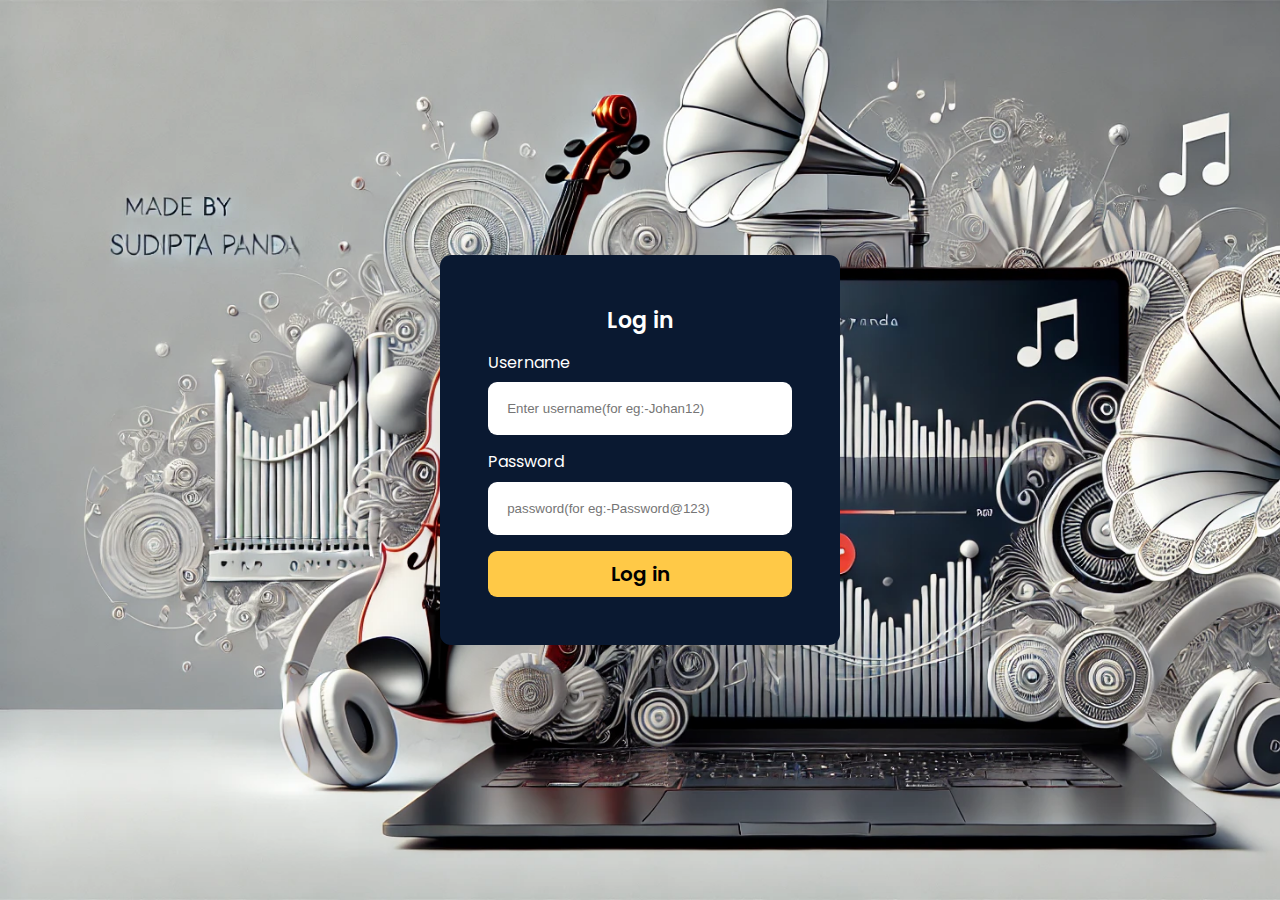
<file: index.html>
<!DOCTYPE html>
<html lang="en">
<head>
    <meta charset="UTF-8">
    <meta http-equiv="X-UA-Compatible" content="IE=edge">
    <meta name="viewport" content="width=device-width, initial-scale=1.0">
    <title>Music-kala | Login</title>
    <link rel="stylesheet" href="assets/css/login.css">
    <link rel="icon" type="image/x-icon" href="music-player/images/favicon.ico">
</head>
<body>
    <div class="container">
        <h2 class="login-title">Log in</h2>
    
        <form action="#" method="post" name="authentication" class="login-form" id="authentication" onsubmit="return Verify()">
        
            <div>
                <label for="username">Username</label>
                <input
                    id="username"
                    type="text"
                    placeholder="Enter username(for eg:-Johan12)"
                    name="username"
                    required
                    />
            </div>
        
            <div>
                <label for="password">Password </label>
                <input
                    id="password"
                    type="password"
                    placeholder="password(for eg:-Password@123)"
                    name="password"
                    required
                    />
            </div>
    
            <button class="btn btn--form" type="submit" value="Log in">
                Log in
            </button>
        </form>
    </div>
    <script>
        //Submit Button
        function Verify() {
            var userRef = "admin";
            var passRef = "admin";

            var user = document.getElementById("username").value;
            var pass = document.getElementById("password").value;
            
            if (user === userRef && pass === passRef) {
                alert("Welcome to Music-kala World of Music!");
                window.location.href = "home.html";
                return false;
            } else {
                alert("Incorrect username or password!");
                return false;
            }
        };
    </script>
</body>
</html>

<!----====== Guided By =====--->
<!-- By Dr. Prakash Pathak Sir---->

<!--===== CODE BY =======-->
<!-- Sudipta Panda -->

<!-- Design By -->
<!-- Harshit Choudhry-->
</file>
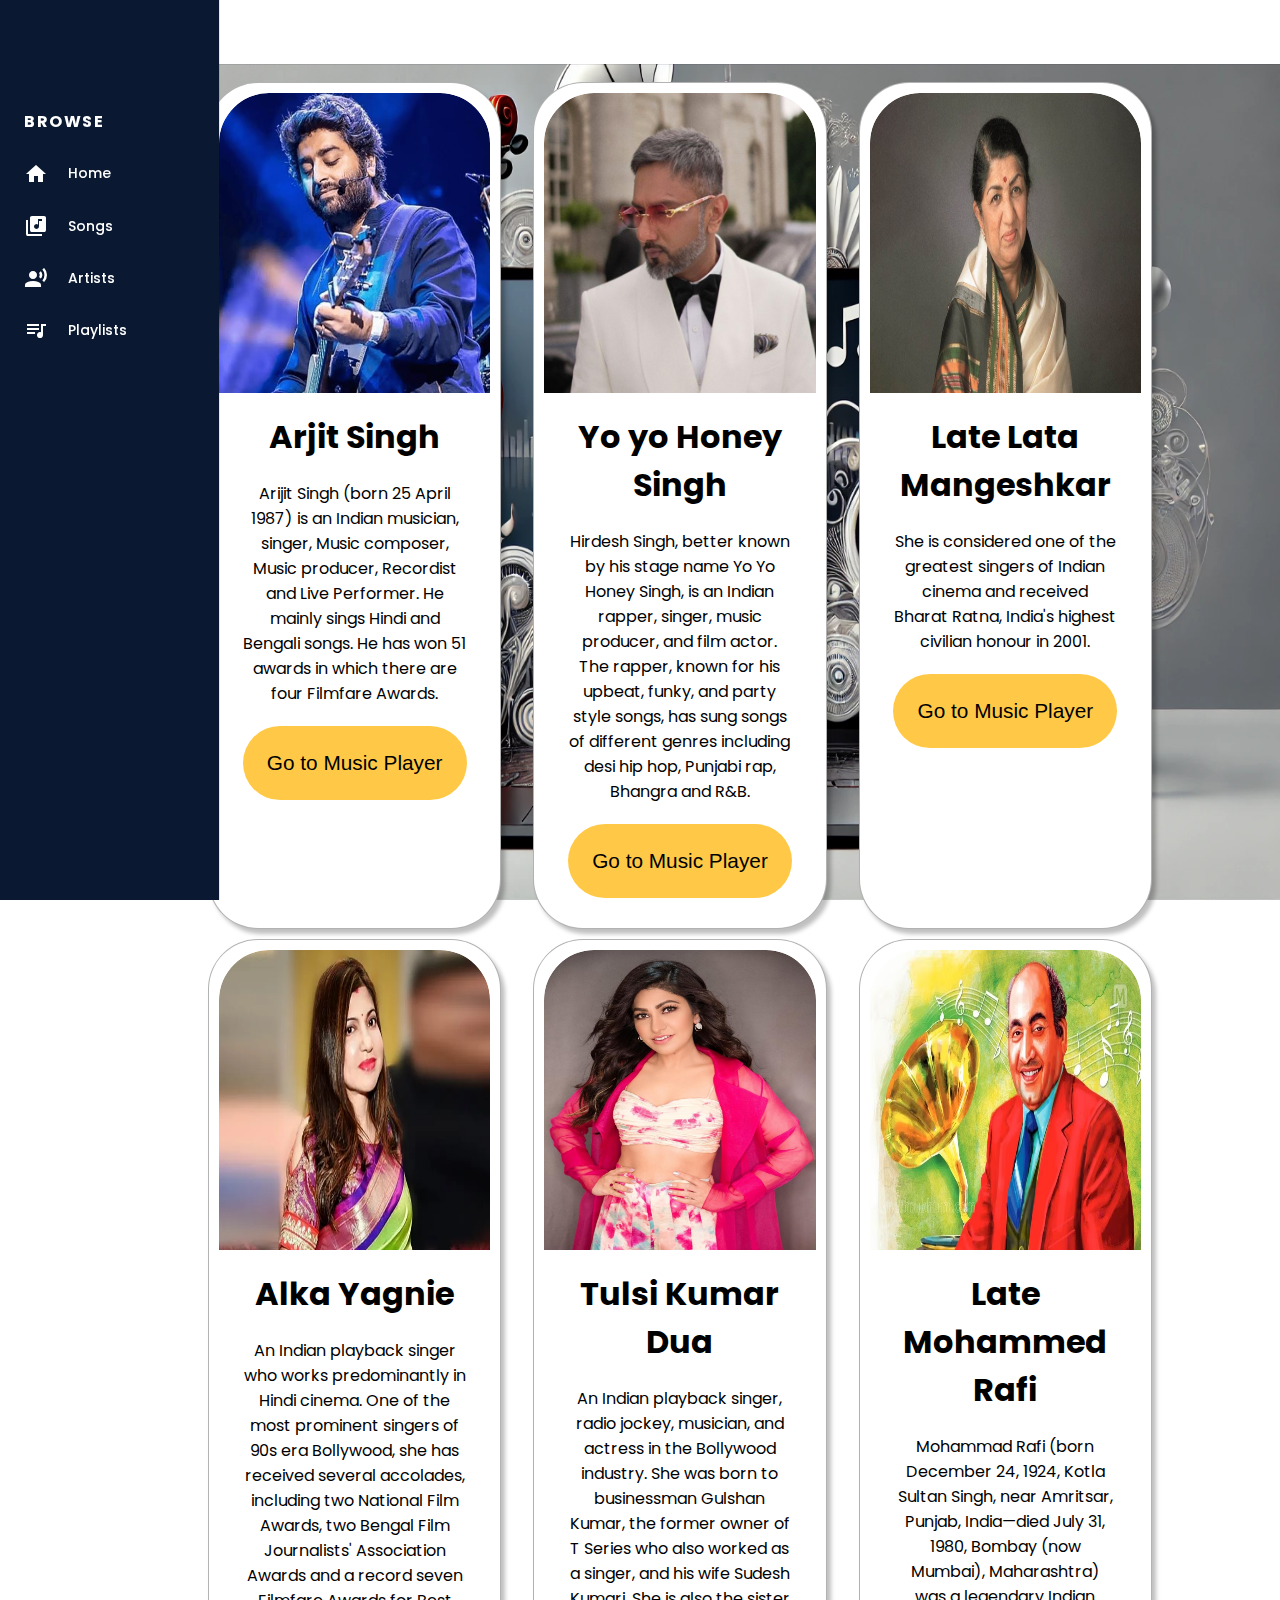
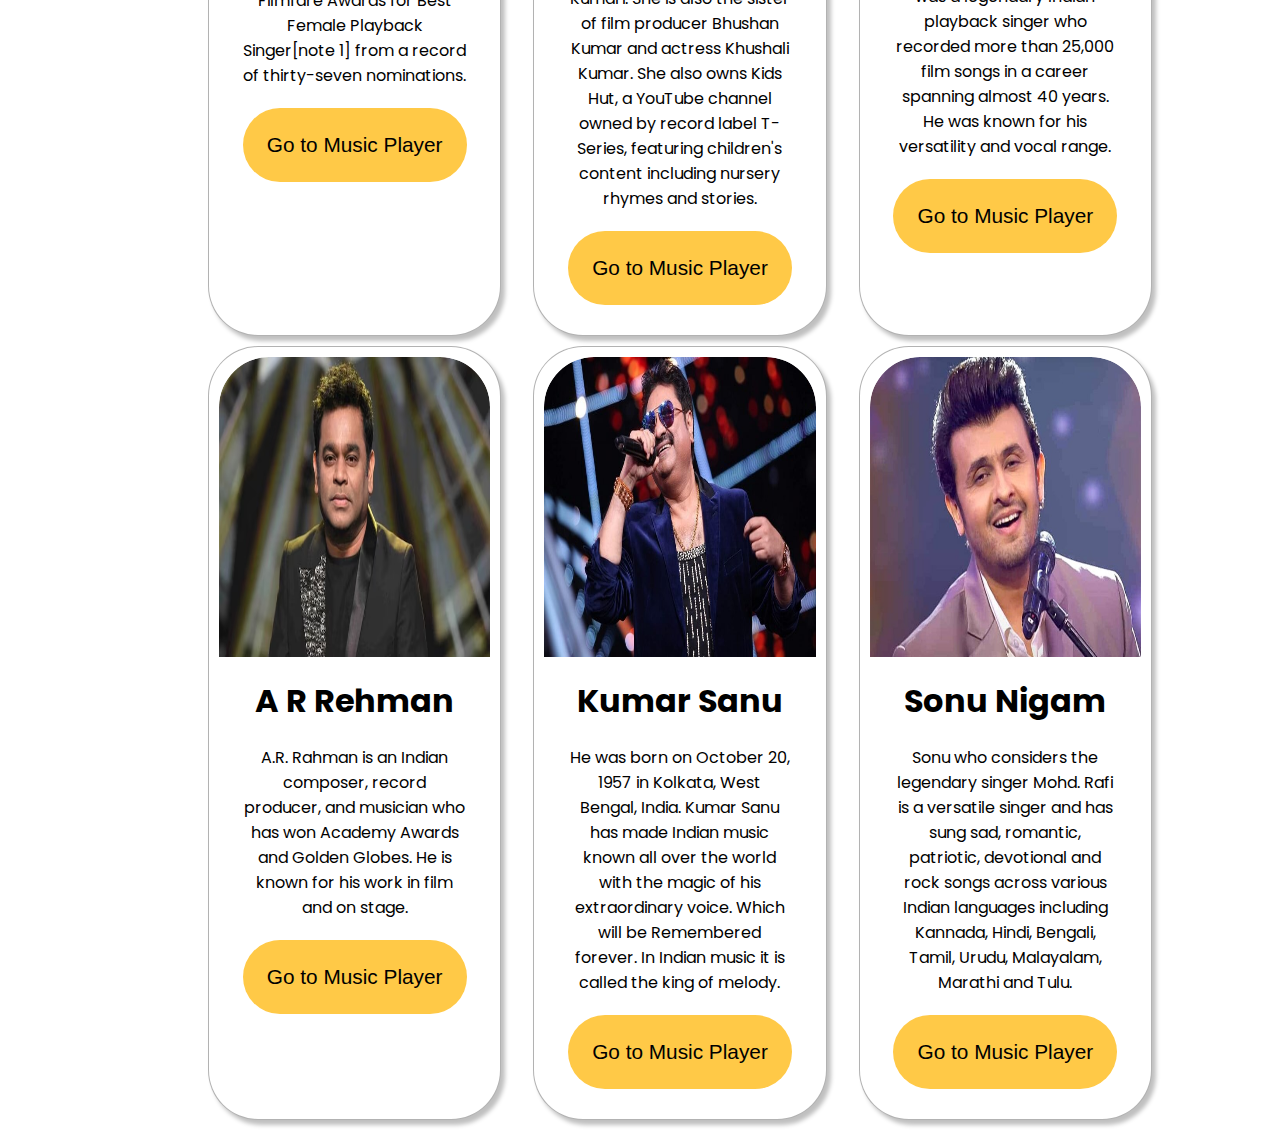
<file: artist.html>
<!DOCTYPE html>
    <html lang="en">
    <head>
        <meta charset="UTF-8">
        <meta name="viewport" content="width=device-width, initial-scale=1.0">
        <link rel="stylesheet" href="https://fonts.googleapis.com/icon?family=Material+Icons">
        <link rel="stylesheet" href="assets/css/styles.css">

        <title> Music-Kala | Artists</title>
        <link rel="icon" type="image/x-icon" href="music-player/images/favicon.ico">
    </head>
    <body>
        <header class="header">
            <div class="header__container">
                <a href="#" class="header__logo">Artists</a>
                <div class="header__toggle">
                    <i class="material-icons" id="header-toggle">menu</i>
                </div>
            </div>
        </header>

        <div class="nav" id="navbar">
            <nav class="nav__container">
                <div>
                    <a href="#" class="nav__link nav__logo">
                        <i class="material-icons">play_circle</i> &nbsp;&nbsp;&nbsp;
                        <span class="nav__logo-name"> Music-Kala</span>
                    </a>
    
                    <div class="nav__list">
                        <div class="nav__items">
                            <h3 class="nav__subtitle">Browse</h3>
    
                            <a href="home.html" class="nav__link active">
                                <i class="material-icons">home</i> &nbsp;&nbsp;&nbsp;&nbsp;&nbsp;
                                <span class="nav__name">Home</span>
                            </a>

                            <a href="song.html" class="nav__link">
                                <i class="material-icons">library_music</i> &nbsp;&nbsp;&nbsp;&nbsp;&nbsp;
                                <span class="nav__name"> Songs</span>
                            </a>
                            <a href="artist.html" class="nav__link">
                                <i class="material-icons">record_voice_over</i> &nbsp;&nbsp;&nbsp;&nbsp;&nbsp;
                                <span class="nav__name"> Artists</span>
                            </a>
                            <a href="playlist.html" class="nav__link">
                                <i class="material-icons">queue_music</i> &nbsp;&nbsp;&nbsp;&nbsp;&nbsp;
                                <span class="nav__name"> Playlists</span>
                            </a>
                        </div>
                    </div>
                </div>
            </nav>
        </div>

        <!--========== CONTENTS ==========-->
        <main>
            <section class="ui-cards">
                <div class="cards">
                    <div class="pics">
                        <img src="music-player/images/a1.jpg" alt="" class="songs-images">
                    </div>
                    <h1 class="songs-title">Arjit Singh</h1>
                    <p class="songs-text">Arijit Singh (born 25 April 1987) is an Indian musician, singer, Music composer, Music producer, Recordist and Live Performer. He mainly sings Hindi and Bengali songs. He has won 51 awards in which there are four Filmfare Awards.</p>
                    <div class="buttons">
                        <a href="music-player/index.html">
                            <button class="songs-btn"> Go to Music Player</button>
                        </a>
                    </div>
                </div>
                <div class="cards">
                    <div class="pics">
                        <img src="music-player/images/a4.jpg" alt="" class="songs-images">
                    </div>
                    <h1 class="songs-title">Yo yo Honey Singh</h1>
                    <p class="songs-text">Hirdesh Singh, better known by his stage name Yo Yo Honey Singh, is an Indian rapper, singer, music producer, and film actor. The rapper, known for his upbeat, funky, and party style songs, has sung songs of different genres including desi hip hop, Punjabi rap, Bhangra and R&B.</p>
                    <div class="buttons">
                        <a href="music-player/index.html">
                            <button class="songs-btn"> Go to Music Player</button>
                        </a>
                    </div>
                </div>
                <div class="cards">
                    <div class="pics">
                        <img src="music-player/images/a5.jpg" alt="" class="songs-images">
                    </div>
                    <h1 class="songs-title">Late Lata Mangeshkar</h1>
                    <p class="songs-text">She is considered one of the greatest singers of Indian cinema and received Bharat Ratna, India's highest civilian honour in 2001.</p>
                    <div class="buttons">
                        <a href="music-player/index.html">
                            <button class="songs-btn"> Go to Music Player</button>
                        </a>
                    </div>
                </div> 

                <div class="cards">
                    <div class="pics">
                        <img src="music-player/images/a6.jpg" alt="" class="songs-images">
                    </div>
                    <h1 class="songs-title">Alka Yagnie</h1>
                    <p class="songs-text">An Indian playback singer who works predominantly in Hindi cinema. One of the most prominent singers of 90s era Bollywood, she has received several accolades, including two National Film Awards, two Bengal Film Journalists' Association Awards and a record seven Filmfare Awards for Best Female Playback Singer[note 1] from a record of thirty-seven nominations.</p>
                    <div class="buttons">
                        <a href="music-player/index.html">
                            <button class="songs-btn"> Go to Music Player</button>
                        </a>
                    </div>
                </div>
                <div class="cards">
                    <div class="pics">
                        <img src="music-player/images/a3.jpg" alt="" class="songs-images">
                    </div>
                    <h1 class="songs-title">Tulsi Kumar Dua</h1>
                    <p class="songs-text">An Indian playback singer, radio jockey, musician, and actress in the Bollywood industry. She was born to businessman Gulshan Kumar, the former owner of T Series who also worked as a singer, and his wife Sudesh Kumari. She is also the sister of film producer Bhushan Kumar and actress Khushali Kumar. She also owns Kids Hut, a YouTube channel owned by record label T-Series, featuring children's content including nursery rhymes and stories.</p>
                    <div class="buttons">
                        <a href="music-player/index.html">
                            <button class="songs-btn"> Go to Music Player</button>
                        </a>
                    </div>
                </div>
                <div class="cards">
                    <div class="pics">
                        <img src="music-player/images/a10.jpg" alt="" class="songs-images">
                    </div>
                    <h1 class="songs-title">Late Mohammed Rafi</h1>
                    <p class="songs-text">Mohammad Rafi (born December 24, 1924, Kotla Sultan Singh, near Amritsar, Punjab, India—died July 31, 1980, Bombay (now Mumbai), Maharashtra) was a legendary Indian playback singer who recorded more than 25,000 film songs in a career spanning almost 40 years. He was known for his versatility and vocal range.</p>
                    <div class="buttons">
                        <a href="music-player/index.html">
                            <button class="songs-btn"> Go to Music Player</button>
                        </a>
                    </div>
                </div> 

                <div class="cards">
                    <div class="pics">
                        <img src="music-player/images/a2.jpg" alt="" class="songs-images">
                    </div>
                    <h1 class="songs-title">A R Rehman</h1>
                    <p class="songs-text">A.R. Rahman is an Indian composer, record producer, and musician who has won Academy Awards and Golden Globes. He is known for his work in film and on stage.</p>
                    <div class="buttons">
                        <a href="music-player/index.html">
                            <button class="songs-btn"> Go to Music Player</button>
                        </a>
                    </div>
                </div>
                <div class="cards">
                    <div class="pics">
                        <img src="music-player/images/a7.jpg" alt="" class="songs-images">
                    </div>
                    <h1 class="songs-title">Kumar Sanu</h1>
                    <p class="songs-text">He was born on October 20, 1957 in Kolkata, West Bengal, India. Kumar Sanu has made Indian music known all over the world with the magic of his extraordinary voice. Which will be Remembered forever. In Indian music it is called the king of melody.</p>
                    <div class="buttons">
                        <a href="music-player/index.html">
                            <button class="songs-btn"> Go to Music Player</button>
                        </a>
                    </div>
                </div>
                <div class="cards">
                    <div class="pics">
                        <img src="music-player/images/a8.jpg" alt="" class="songs-images">
                    </div>
                    <h1 class="songs-title">Sonu Nigam</h1>
                    <p class="songs-text">Sonu who considers the legendary singer Mohd. Rafi is a versatile singer and has sung sad, romantic, patriotic, devotional and rock songs across various Indian languages including Kannada, Hindi, Bengali, Tamil, Urudu, Malayalam, Marathi and Tulu.</p>
                    <div class="buttons">
                        <a href="music-player/index.html">
                            <button class="songs-btn"> Go to Music Player</button>
                        </a>
                    </div>
                </div> 
                <br/>
            </section>
        </main>

        <!--========== MAIN JS ==========-->
        <script src="assets/js/main.js"></script>
    </body>
</html>

<!----======Guided By =====--->
<!-- By Dr. Prakash Pathak Sir---->

<!--=====CODE BY =======-->
<!-- Sudipta Panda -->

<!-- Design By -->
<!-- Harshit Choudhry-->
</file>
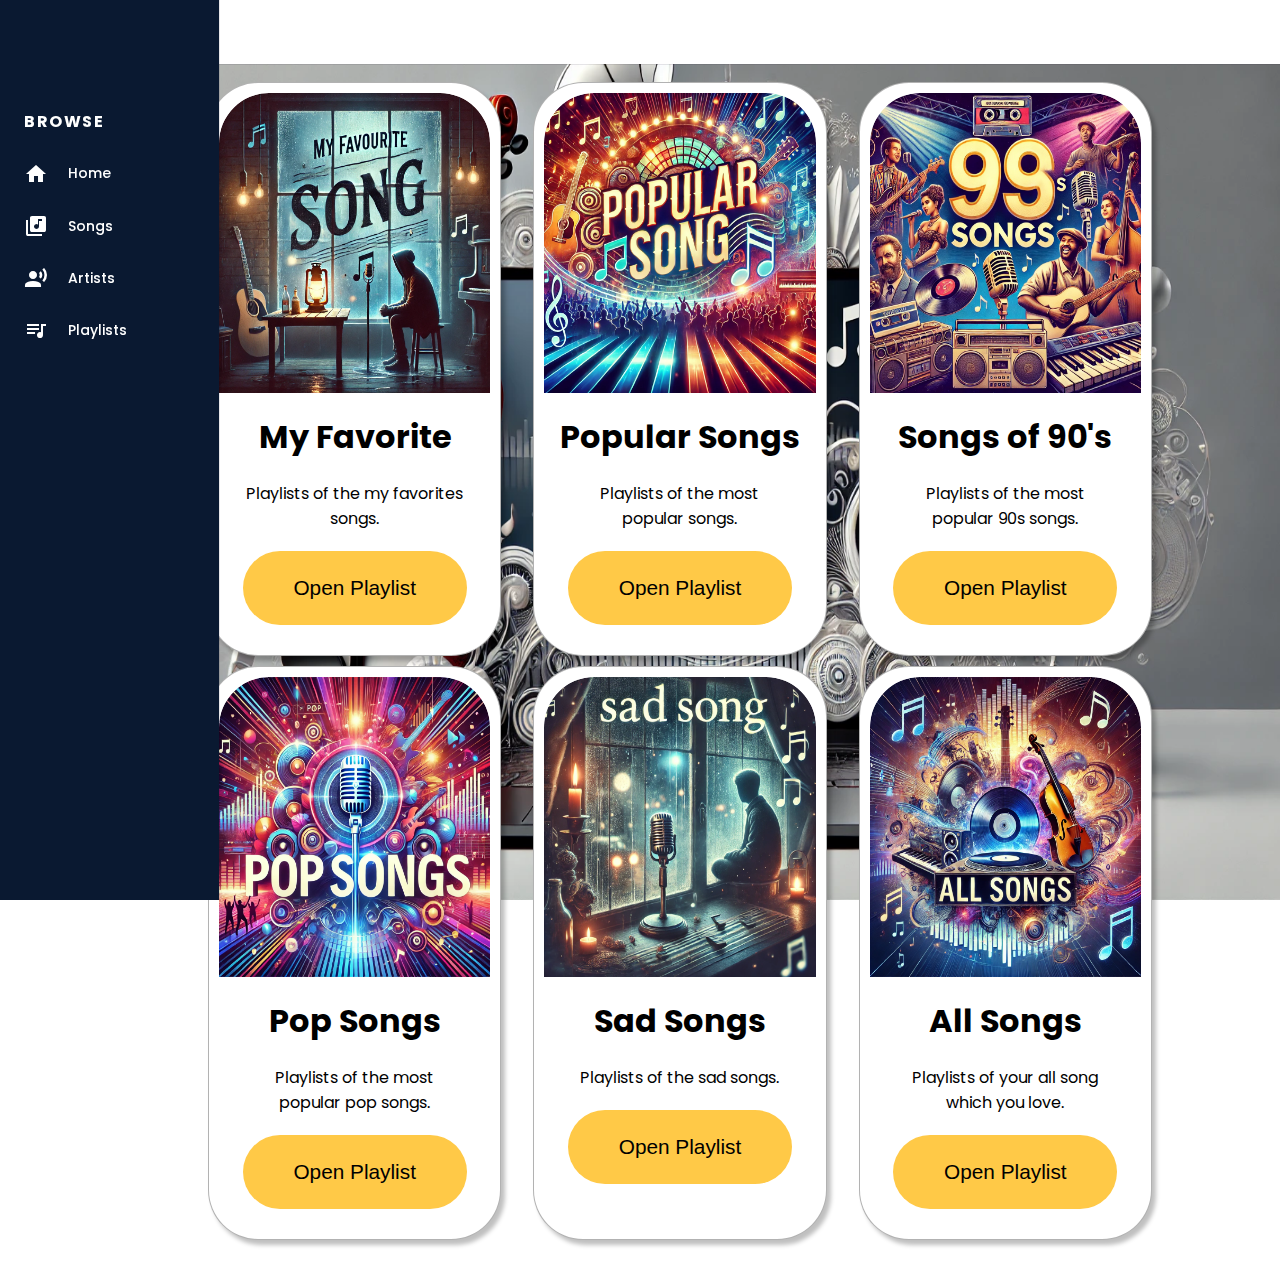
<file: playlist.html>
<!DOCTYPE html>
    <html lang="en">
    <head>
        <meta charset="UTF-8">
        <meta name="viewport" content="width=device-width, initial-scale=1.0">
        <link rel="stylesheet" href="https://fonts.googleapis.com/icon?family=Material+Icons">
        <link rel="stylesheet" href="assets/css/styles.css">

        <title>Music-Kala | Playlist</title>
        <link rel="icon" type="image/x-icon" href="music-player/images/favicon.ico">
    </head>
    <body>
        <header class="header">
            <div class="header__container">
                <a href="#" class="header__logo">Playlist</a>
                <div class="header__toggle">
                    <i class="material-icons" id="header-toggle">menu</i>
                </div>
            </div>
        </header>

        <div class="nav" id="navbar">
            <nav class="nav__container">
                <div>
                    <a href="#" class="nav__link nav__logo">
                        <i class="material-icons">play_circle</i> &nbsp;&nbsp;&nbsp;
                        <span class="nav__logo-name">Music-Kala</span>
                    </a>
    
                    <div class="nav__list">
                        <div class="nav__items">
                            <h3 class="nav__subtitle">Browse</h3>
    
                            <a href="home.html" class="nav__link active">
                                <i class="material-icons">home</i> &nbsp;&nbsp;&nbsp;&nbsp;&nbsp;
                                <span class="nav__name">Home</span>
                            </a>

                            <a href="song.html" class="nav__link">
                                <i class="material-icons">library_music</i> &nbsp;&nbsp;&nbsp;&nbsp;&nbsp;
                                <span class="nav__name">Songs</span>
                            </a>
                            <a href="artist.html" class="nav__link">
                                <i class="material-icons">record_voice_over</i> &nbsp;&nbsp;&nbsp;&nbsp;&nbsp;
                                <span class="nav__name">Artists</span>
                            </a>
                            <a href="playlist.html" class="nav__link">
                                <i class="material-icons">queue_music</i> &nbsp;&nbsp;&nbsp;&nbsp;&nbsp;
                                <span class="nav__name">Playlists</span>
                            </a>
                        </div>
                    </div>
                </div>
            </nav>
        </div>

        <!--========== CONTENTS ==========-->
        <main>
            <section class="ui-cards">
                <div class="cards">
                    <div class="pics">
                        <img src="assets/img/favorites.png" alt="" class="songs-images">
                    </div>
                    <h1 class="songs-title">My Favorite</h1>
                    <p class="songs-text">Playlists of the my favorites songs.</p>
                    <div class="buttons">
                        <a href="javascript:void(0)" onclick = "document.getElementById('bbb').style.display='block'">
                            <button class="playlist-btn"> Open Playlist</button>
                        </a>

                        <div id="bbb" class="light-box">
                            <a href = "javascript:void(0)" class="close" onclick = "document.getElementById('bbb').style.display='none'">Close</a>
                            <p class="pop_name">My Favorites</p>
                            <table cellspacing="0" cellpadding="0">
                                <thead>
                                    <tr>
                                        <th>No.</th>
                                        <th>Song Title</th>
                                        <th>Artist</th>
                                        <th></th>
                                    </tr>
                                </thead>
                                <tbody>
                                    <tr>
                                        <td>1</td>
                                        <td>Tum Hi ho</td>
                                        <td>Arjit Singh</td>
                                        <td>
                                            <a href="music-player/index.html"><button class="table-button center">Go to Music Player</button></a>
                                        </td>
                                    </tr>
                                    <tr>
                                        <td>2</td>
                                        <td>Tere Bin</td>
                                        <td>A R rehman</td>
                                        <td>
                                            <a href="music-player/index.html"><button class="table-button">Go to Music Player</button></a>
                                        </td>
                                    </tr>
                                    <tr>
                                        <td>3</td>
                                        <td>Mere Papa</td>
                                        <td>Tulsi Kumar</td>
                                        <td>
                                            <a href="music-player/index.html"><button class="table-button">Go to Music Player</button></a>
                                        </td>
                                    </tr>
                                </tbody>
                            </table>
                        </div>
                    </div>
                </div>
                <div class="cards">
                    <div class="pics">
                        <img src="assets/img/popular.jpg" alt="" class="songs-images">
                    </div>
                    <h1 class="songs-title">Popular Songs</h1>
                    <p class="songs-text">Playlists of the most popular songs.</p>
                    <div class="buttons">
                        <a href="javascript:void(0)" onclick = "document.getElementById('bbb1').style.display='block'">
                            <button class="playlist-btn"> Open Playlist</button>
                        </a>

                        <div id="bbb1" class="light-box">
                            <a href = "javascript:void(0)" class="close" onclick = "document.getElementById('bbb1').style.display='none'">Close</a>
                            <p class="pop_name">Popular Songs</p>
                            <table cellspacing="0" cellpadding="0">
                                <thead>
                                    <tr>
                                        <th>No.</th>
                                        <th>Song Title</th>
                                        <th>Artist</th>
                                        <th></th>
                                    </tr>
                                </thead>
                                <tbody>
                                    <tr>
                                        <td>1</td>
                                        <td>Tum Hi ho</td>
                                        <td>Arjit Singh</td>
                                        <td>
                                            <a href="music-player/index.html"><button class="table-button center">Go to Music Player</button></a>
                                        </td>
                                    </tr>
                                    <tr>
                                        <td>2</td>
                                        <td>Tere Bin</td>
                                        <td>A R Rehman</td>
                                        <td>
                                            <a href="music-player/index.html"><button class="table-button">Go to Music Player</button></a>
                                        </td>
                                    </tr>
                                    <tr>
                                        <td>3</td>
                                        <td>Mere Papa</td>
                                        <td>Tulsi Kumar</td>
                                        <td>
                                            <a href="music-player/index.html"><button class="table-button">Go to Music Player</button></a>
                                        </td>
                                    </tr>
                                </tbody>
                            </table>
                        </div>
                    </div>
                </div>
                <div class="cards">
                    <div class="pics">
                        <img src="assets/img/drama.jpg" alt="" class="songs-images">
                    </div>
                    <h1 class="songs-title">Songs of 90's</h1>
                    <p class="songs-text">Playlists of the most popular 90s songs.</p>
                    <div class="buttons">
                        <a href="javascript:void(0)" onclick = "document.getElementById('bbb2').style.display='block'">
                            <button class="playlist-btn"> Open Playlist</button>
                        </a>

                        <div id="bbb2" class="light-box">
                            <a href = "javascript:void(0)" class="close" onclick = "document.getElementById('bbb2').style.display='none'">Close</a>
                            <p class="pop_name">90s songs</p>
                            <table cellspacing="0" cellpadding="0">
                                <thead>
                                    <tr>
                                        <th>No.</th>
                                        <th>Song Title</th>
                                        <th>Artist</th>
                                        <th></th>
                                    </tr>
                                </thead>
                                <tbody>
                                    <tr>
                                        <td>1</td>
                                        <td>Tum hi ho</td>
                                        <td>Arjit Singh</td>
                                        <td>
                                            <a href="music-player/index.html"><button class="table-button center">Go to Music Player</button></a>
                                        </td>
                                    </tr>
                                    <tr>
                                        <td>2</td>
                                        <td>Tere Bina</td>
                                        <td>A R Rehman</td>
                                        <td>
                                            <a href="music-player/index.html"><button class="table-button">Go to Music Player</button></a>
                                        </td>
                                    </tr>
                                    <tr>
                                        <td>3</td>
                                        <td>Mere Papa</td>
                                        <td>Tulsi Kumar</td>
                                        <td>
                                            <a href="music-player/index.html"><button class="table-button">Go to Music Player</button></a>
                                        </td>
                                    </tr>
                                </tbody>
                            </table>
                        </div>
                    </div>
                </div> 

                <div class="cards">
                    <div class="pics">
                        <img src="assets/img/pop.jpg" alt="" class="songs-images">
                    </div>
                    <h1 class="songs-title">Pop Songs</h1>
                    <p class="songs-text">Playlists of the most popular pop songs.</p>
                    <div class="buttons">
                        <a href="javascript:void(0)" onclick = "document.getElementById('bbb3').style.display='block'">
                            <button class="playlist-btn"> Open Playlist</button>
                        </a>

                        <div id="bbb3" class="light-box">
                            <a href = "javascript:void(0)" class="close" onclick = "document.getElementById('bbb3').style.display='none'">Close</a>
                            <p class="pop_name">Pop Songs</p>
                            <table cellspacing="0" cellpadding="0">
                                <thead>
                                    <tr>
                                        <th>No.</th>
                                        <th>Song Title</th>
                                        <th>Artist</th>
                                        <th></th>
                                    </tr>
                                </thead>
                                <tbody>
                                    <tr>
                                        <td>1</td>
                                        <td>Blue Eyes</td>
                                        <td>Yo Yo Honey Singh</td>
                                        <td>
                                            <a href="music-player/index.html"><button class="table-button center">Go to Music Player</button></a>
                                        </td>
                                    </tr>
                                    <tr>
                                        <td>2</td>
                                        <td>Bolo Har Har</td>
                                        <td>Mishoon Mishra</td>
                                        <td>
                                            <a href="music-player/index.html"><button class="table-button">Go to Music Player</button></a>
                                        </td>
                                    </tr>
                                    <tr>
                                        <td>3</td>
                                        <td>Har Har Mahadev</td>
                                        <td>Vikram Montra</td>
                                        <td>
                                            <a href="music-player/index.html"><button class="table-button">Go to Music Player</button></a>
                                        </td>
                                    </tr>
                                </tbody>
                            </table>
                        </div>
                    </div>
                </div>
                <div class="cards">
                    <div class="pics">
                        <img src="assets/img/sad.jpg" alt="" class="songs-images">
                    </div>
                    <h1 class="songs-title">Sad Songs</h1>
                    <p class="songs-text">Playlists of the sad songs.</p>
                    <div class="buttons">
                        <a href="javascript:void(0)" onclick = "document.getElementById('bbb4').style.display='block'">
                            <button class="playlist-btn"> Open Playlist</button>
                        </a>

                        <div id="bbb4" class="light-box">
                            <a href = "javascript:void(0)" class="close" onclick = "document.getElementById('bbb4').style.display='none'">Close</a>
                            <p class="pop_name">Sad Songs</p>
                            <table cellspacing="0" cellpadding="0">
                                <thead>
                                    <tr>
                                        <th>No.</th>
                                        <th>Song Title</th>
                                        <th>Artist</th>
                                        <th></th>
                                    </tr>
                                </thead>
                                <tbody>
                                    <tr>
                                        <td>1</td>
                                        <td>Tum hi Ho</td>
                                        <td>Arjit Singh</td>
                                        <td>
                                            <a href="music-player/index.html"><button class="table-button center">Go to Music Player</button></a>
                                        </td>
                                    </tr>
                                    <tr>
                                        <td>2</td>
                                        <td>Tere Bin</td>
                                        <td>A R Rehman</td>
                                        <td>
                                            <a href="music-player/index.html"><button class="table-button">Go to Music Player</button></a>
                                        </td>
                                    </tr>
                                    <tr>
                                        <td>3</td>
                                        <td>Mere Papa</td>
                                        <td>Tulsi Kumar</td>
                                        <td>
                                            <a href="music-player/index.html"><button class="table-button">Go to Music Player</button></a>
                                        </td>
                                    </tr>
                                </tbody>
                            </table>
                        </div>
                    </div>
                </div>
                <div class="cards">
                    <div class="pics">
                        <img src="assets/img/all.webp" alt="" class="songs-images">
                    </div>
                    <h1 class="songs-title">All Songs</h1>
                    <p class="songs-text">Playlists of your all song which you love.</p>
                    <div class="buttons">
                        <a href="javascript:void(0)" onclick = "document.getElementById('bbb5').style.display='block'">
                            <button class="playlist-btn"> Open Playlist</button>
                        </a>

                        <div id="bbb5" class="light-box">
                            <a href = "javascript:void(0)" class="close" onclick = "document.getElementById('bbb5').style.display='none'">Close</a>
                            <p class="pop_name">All Songs</p>
                            <table cellspacing="0" cellpadding="0">
                                <thead>
                                    <tr>
                                        <th>No.</th>
                                        <th>Song Title</th>
                                        <th>Artist</th>
                                        <th></th>
                                    </tr>
                                </thead>
                                <tbody>
                                    <tr>
                                        <td>1</td>
                                        <td>Tum hi ho</td>
                                        <td>Arjit Singh</td>
                                        <td>
                                            <a href="music-player/index.html"><button class="table-button center">Go to Music Player</button></a>
                                        </td>
                                    </tr>
                                    <tr>
                                        <td>2</td>
                                        <td>Tere Bin</td>
                                        <td>A R Rehman</td>
                                        <td>
                                            <a href="music-player/index.html"><button class="table-button">Go to Music Player</button></a>
                                        </td>
                                    </tr>
                                    <tr>
                                        <td>3</td>
                                        <td>Mere Papa</td>
                                        <td>Tulsi Kumar</td>
                                        <td>
                                            <a href="music-player/index.html"><button class="table-button">Go to Music Player</button></a>
                                        </td>
                                    </tr>
                                </tbody>
                            </table>
                        </div>
                    </div>
                </div> 
                <br/>
            </section>
        </main>

        <!--========== MAIN JS ==========-->
        <script src="assets/js/main.js"></script>
    </body>
</html>

<!----======Guided By =====--->
<!-- By Dr. Prakash Pathak Sir---->

<!--=====CODE BY =======-->
<!-- Sudipta Panda -->

<!-- Design By -->
<!-- Harshit Choudhry-->
</file>
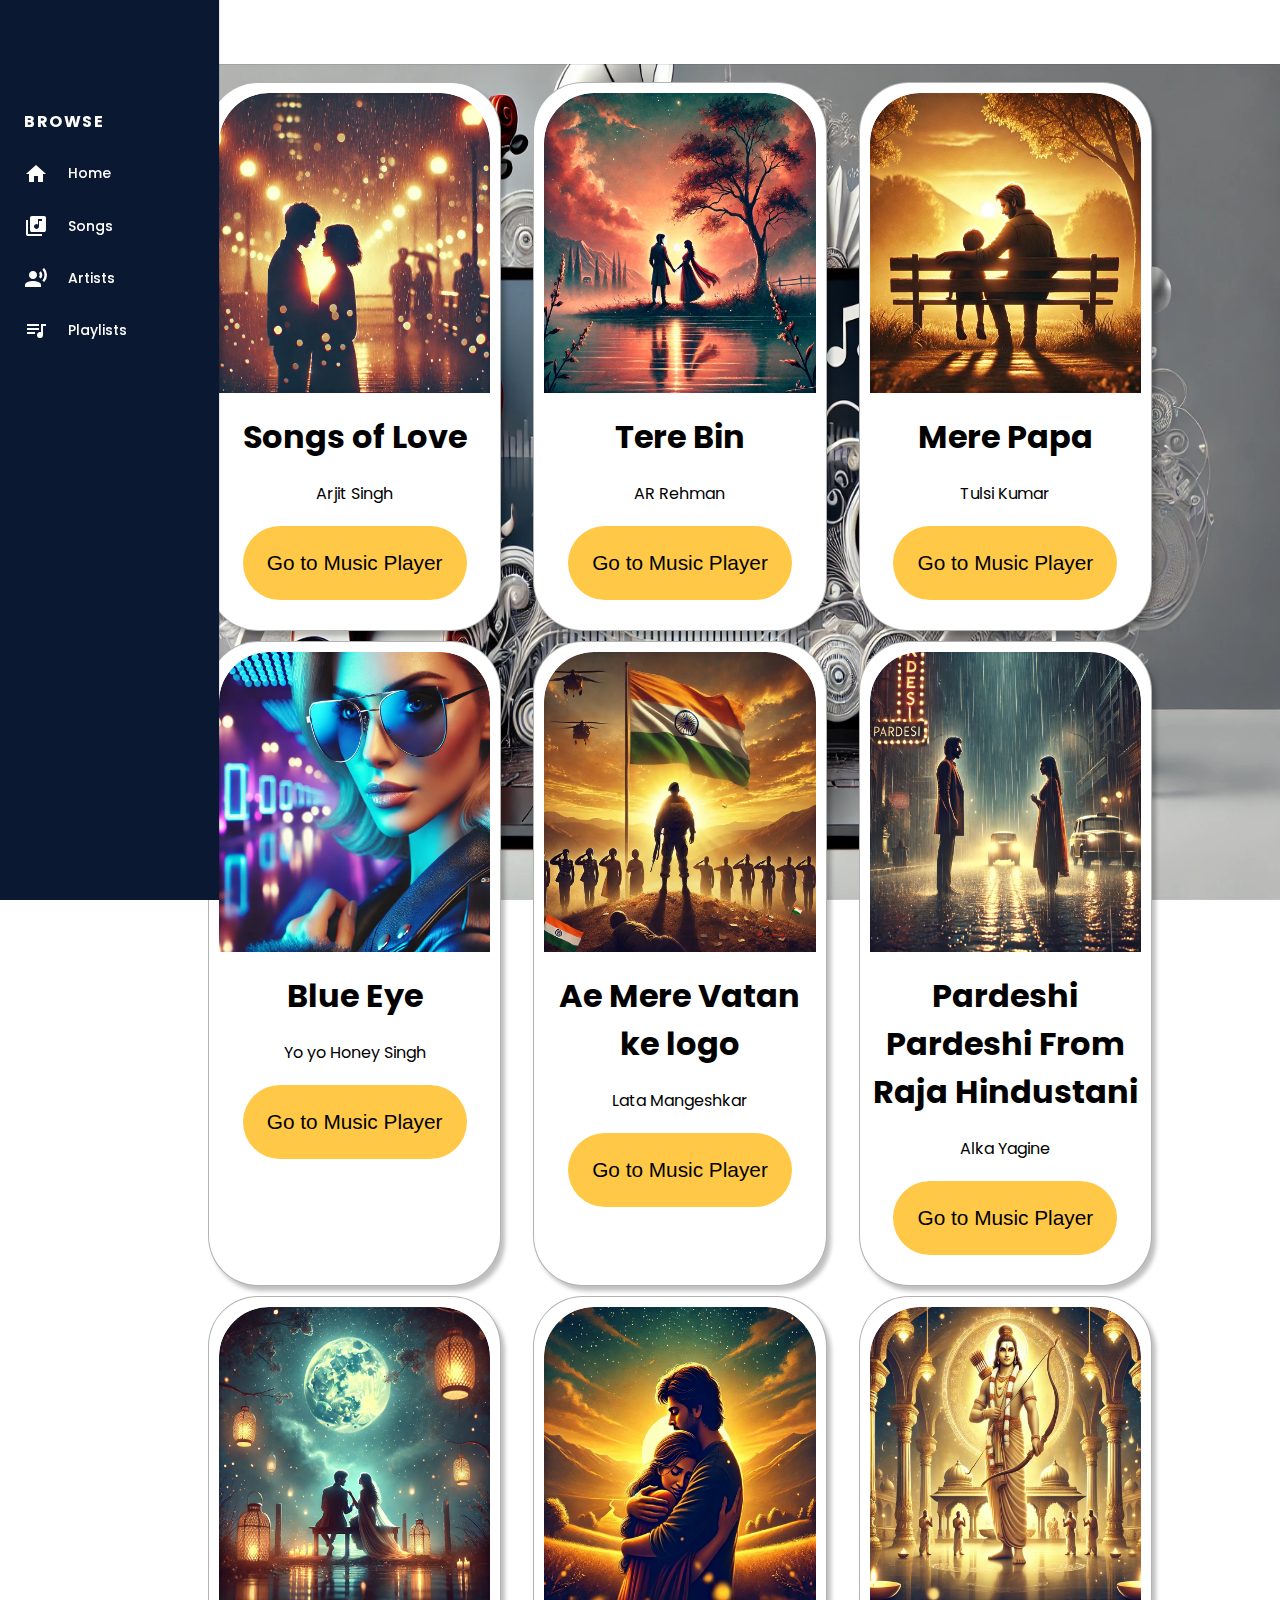
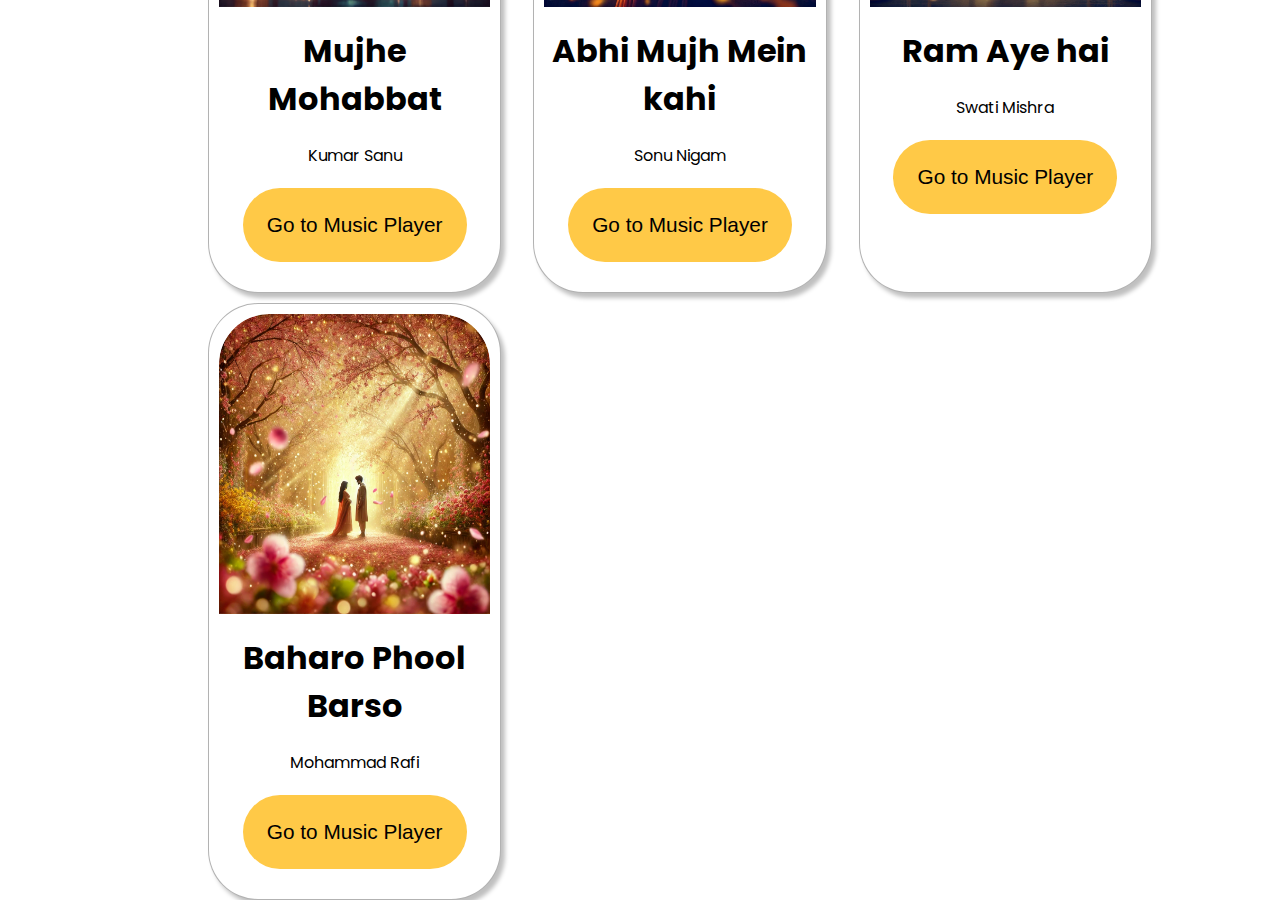
<file: song.html>
<!DOCTYPE html>
    <html lang="en">
    <head>
        <meta charset="UTF-8">
        <meta name="viewport" content="width=device-width, initial-scale=1.0">
        <link rel="stylesheet" href="https://fonts.googleapis.com/icon?family=Material+Icons">
        <link rel="stylesheet" href="assets/css/styles.css">

        <title>Music-Kala | Song List</title>
        <link rel="icon" type="image/x-icon" href="music-player/images/favicon.ico">
    </head>
    <body>
        <header class="header">
            <div class="header__container">
                <a href="#" class="header__logo">Song List</a>
                <div class="header__toggle">
                    <i class="material-icons" id="header-toggle">menu</i>
                </div>
            </div>
        </header>

        <div class="nav" id="navbar">
            <nav class="nav__container">
                <div>
                    <a href="#" class="nav__link nav__logo">
                        <i class="material-icons">play_circle</i> &nbsp;&nbsp;&nbsp;
                        <span class="nav__logo-name"> Music-Kala</span>
                    </a>
    
                    <div class="nav__list">
                        <div class="nav__items">
                            <h3 class="nav__subtitle">Browse</h3>
    
                            <a href="home.html" class="nav__link active">
                                <i class="material-icons">home</i> &nbsp;&nbsp;&nbsp;&nbsp;&nbsp;
                                <span class="nav__name"> Home</span>
                            </a>

                            <a href="song.html" class="nav__link">
                                <i class="material-icons">library_music</i> &nbsp;&nbsp;&nbsp;&nbsp;&nbsp;
                                <span class="nav__name"> Songs</span>
                            </a>
                            <a href="artist.html" class="nav__link">
                                <i class="material-icons">record_voice_over</i> &nbsp;&nbsp;&nbsp;&nbsp;&nbsp;
                                <span class="nav__name"> Artists</span>
                            </a>
                            <a href="playlist.html" class="nav__link">
                                <i class="material-icons">queue_music</i> &nbsp;&nbsp;&nbsp;&nbsp;&nbsp;
                                <span class="nav__name"> Playlists</span>
                            </a>
                        </div>
                    </div>
                </div>
            </nav>
        </div>

        <!--========== CONTENTS ==========-->
        <main>
            <section class="ui-cards">
                <div class="cards">
                    <div class="pics">
                        <img src="music-player/images/music-1.jpg" alt="" class="songs-images">
                    </div>
                    <h1 class="songs-title">Songs of Love</h1>
                    <p class="songs-text">Arjit Singh</p>
                    <div class="buttons">
                        <a href="music-player/index.html">
                            <button class="songs-btn"> Go to Music Player</button>
                        </a>
                    </div>
                </div>
                <div class="cards">
                    <div class="pics">
                        <img src="music-player/images/music-2.jpg" alt="" class="songs-images">
                    </div>
                    <h1 class="songs-title">Tere Bin</h1>
                    <p class="songs-text">AR Rehman</p>
                    <div class="buttons">
                        <a href="music-player/index.html">
                            <button class="songs-btn"> Go to Music Player</button>
                        </a>
                    </div>
                </div>
                <div class="cards">
                    <div class="pics">
                        <img src="music-player/images/music-3.jpg" alt="" class="songs-images">
                    </div>
                    <h1 class="songs-title">Mere Papa</h1>
                    <p class="songs-text">Tulsi Kumar</p>
                    <div class="buttons">
                        <a href="music-player/index.html">
                            <button class="songs-btn"> Go to Music Player</button>
                        </a>
                    </div>
                </div> 

                <div class="cards">
                    <div class="pics">
                        <img src="music-player/images/music-4.jpg" alt="" class="songs-images">
                    </div>
                    <h1 class="songs-title">Blue Eye</h1>
                    <p class="songs-text">Yo yo Honey Singh</p>
                    <div class="buttons">
                        <a href="music-player/index.html">
                            <button class="songs-btn"> Go to Music Player</button>
                        </a>
                    </div>
                </div>
                <div class="cards">
                    <div class="pics">
                        <img src="music-player/images/music-5.jpg" alt="" class="songs-images">
                    </div>
                    <h1 class="songs-title">Ae Mere Vatan ke logo</h1>
                    <p class="songs-text">Lata Mangeshkar</p>
                    <div class="buttons">
                        <a href="music-player/index.html">
                            <button class="songs-btn"> Go to Music Player</button>
                        </a>
                    </div>
                </div>
                <div class="cards">
                    <div class="pics">
                        <img src="music-player/images/music-6.jpg" alt="" class="songs-images">
                    </div>
                    <h1 class="songs-title">Pardeshi Pardeshi From Raja Hindustani</h1>
                    <p class="songs-text">Alka Yagine</p>
                    <div class="buttons">
                        <a href="music-player/index.html">
                            <button class="songs-btn"> Go to Music Player</button>
                        </a>
                    </div>
                </div> 

                <div class="cards">
                    <div class="pics">
                        <img src="music-player/images/music-7.jpg" alt="" class="songs-images">
                    </div>
                    <h1 class="songs-title">Mujhe Mohabbat</h1>
                    <p class="songs-text">Kumar Sanu</p>
                    <div class="buttons">
                        <a href="music-player/index.html">
                            <button class="songs-btn"> Go to Music Player</button>
                        </a>
                    </div>
                </div>
                <div class="cards">
                    <div class="pics">
                        <img src="music-player/images/music-8.jpg" alt="" class="songs-images">
                    </div>
                    <h1 class="songs-title">Abhi Mujh Mein kahi</h1>
                    <p class="songs-text">Sonu Nigam</p>
                    <div class="buttons">
                        <a href="music-player/index.html">
                            <button class="songs-btn"> Go to Music Player</button>
                        </a>
                    </div>
                </div>
                <div class="cards">
                    <div class="pics">
                        <img src="music-player/images/music-9.jpg" alt="" class="songs-images">
                    </div>
                    <h1 class="songs-title">Ram Aye hai</h1>
                    <p class="songs-text">Swati Mishra</p>
                    <div class="buttons">
                        <a href="music-player/index.html">
                            <button class="songs-btn"> Go to Music Player</button>
                        </a>
                    </div>
                </div> 
                <div class="cards">
                    <div class="pics">
                        <img src="music-player/images/music-10.jpg" alt="" class="songs-images">
                    </div>
                    <h1 class="songs-title">Baharo Phool Barso</h1>
                    <p class="songs-text">Mohammad Rafi</p>
                    <div class="buttons">
                        <a href="music-player/index.html">
                            <button class="songs-btn"> Go to Music Player</button>
                        </a>
                    </div>
                </div> 
                <br/>
            </section>
        </main>

        <!--========== MAIN JS ==========-->
        <script src="assets/js/main.js"></script>
    </body>
</html>

<!----======Guided By =====--->
<!-- By Dr. Prakash Pathak Sir---->

<!--=====CODE BY =======-->
<!-- Sudipta Panda -->

<!-- Design By -->
 <!-- Harshit Choudhry-->
</file>
<file: assets/css/login.css>
@import url("https://fonts.googleapis.com/css2?family=Poppins:wght@400;500;600&display=swap");

* {
    margin: 0;
    padding: 0;
    box-sizing: border-box;
  }

  :root {
    --header-height: 3.5rem;
    --nav-width: 219px;
    --bg: #185ADB;
    --secondary: #0A1931;
    --accent: #FFC947;
    --white: #fff;
    --black: #000;
    --body-font: 'Poppins', sans-serif;
    --normal-font-size: .938rem;
    --small-font-size: .75rem;
    --smaller-font-size: .75rem;
    --font-medium: 500;
    --font-semi-bold: 600;
    --z-fixed: 100;
    --box-shadow: 4px 5px 4px rgba(0, 0, 0, 0.25);
    --border-radius: 50px;
    --border: 1px solid rgba(0, 0, 0, 0.3);
  }
  
  html,
  body {
    height: 100%;
  }
  
  html {
    background-image: url('../../music-player/images/bg.png');
    background-repeat: no-repeat;
    background-size: cover;
    width: 100%;
    height: 100%;
  }
  
  body {
    font-family: var(--body-font);
    line-height: 1.4;
    display: flex;
  }
  
  .container {
    width: 400px;
    margin: auto;
    padding: 36px 48px 48px 48px;
    background-color: var(--secondary);
  
    border-radius: 11px;
    box-shadow: 0 2.4rem 4.8rem rgba(0, 0, 0, 0.15);
    color: var(--white);
  }
  
  .login-title {
    padding: 15px;
    font-size: 22px;
    font-weight: 600;
    text-align: center;
  }
  
  .login-form {
    display: grid;
    grid-template-columns: 1fr;
    row-gap: 16px;
  }
  
  .login-form label {
    display: block;
    margin-bottom: 8px;
  }
  
  .login-form input {
    width: 100%;
    padding: 1.2rem;
    border-radius: 9px;
    border: none;
  }
  
  .login-form input:focus {
    outline: none;
    box-shadow: 0 0 0 4px rgba(253, 242, 233, 0.5);
  }
  
  .btn--form {
    background-color: var(--accent);
    color: #000;
    align-self: end;
    padding: 8px;
  }
  
  .btn,
  .btn:link,
  .btn:visited {
    display: inline-block;
    text-decoration: none;
    font-size: 20px;
    font-weight: 600;
    border-radius: 9px;
    border: none;
  
    cursor: pointer;
    font-family: inherit;
  
    transition: all 0.3s;
  }
  
  .btn--form:hover {
    background-color: #eca90b;
    color: #000;
  }
</file>
<file: assets/css/styles.css>
@import url("https://fonts.googleapis.com/css2?family=Poppins:wght@400;500;600&display=swap");

:root {
  --header-height: 3.5rem;
  --nav-width: 219px;
  --bg: #185ADB;
  --secondary: #0A1931;
  --accent: #FFC947;
  --white: #fff;
  --black: #000;
  --body-font: 'Poppins', sans-serif;
  --normal-font-size: .938rem;
  --small-font-size: .75rem;
  --smaller-font-size: .75rem;
  --font-medium: 500;
  --font-semi-bold: 600;
  --z-fixed: 100;
  --box-shadow: 4px 5px 4px rgba(0, 0, 0, 0.25);
  --border-radius: 50px;
  --border: 1px solid rgba(0, 0, 0, 0.3);
}

@media screen and (min-width: 1024px) {
  :root {
    --normal-font-size: 1rem;
    --small-font-size: .875rem;
    --smaller-font-size: .813rem;
  }
}

/*========== BASE ==========*/
*, ::before, ::after {
  margin: 0;
  padding: 0;
  box-sizing: border-box;
  list-style-type: none;
  text-decoration: none;
}

html {
  scroll-behavior: smooth;
}

::-webkit-scrollbar {
  width: 1.3rem;
}

::-webkit-scrollbar-thumb {
  border-radius: 1rem;
  background: #797979;
  transition: all 0.5s ease-in-out;
}

::-webkit-scrollbar-thumb:hover {
  background: #222224;
}

::-webkit-scrollbar-track {
  background: #f9f9f9;
}

body {
  margin: var(--header-height) 0 0 0;
  padding: 1rem 1rem 0;
  font-family: var(--body-font);
  font-size: var(--normal-font-size);
  color: var(--black);
  background-image: url(../../music-player/images/bg.png);
  background-repeat: no-repeat;
  background-attachment: fixed;
  background-size: 100% 100%;
}

h3 {
  margin: 0;
}

a {
  text-decoration: none;
}

img {
  max-width: 100%;
  height: auto;
}

/*========== HEADER ==========*/
.header {
  position: fixed;
  top: 0;
  left: 0;
  width: 100%;
  background-color: var(--white);
  box-shadow: 0 1px 0 rgba(22, 8, 43, 0.1);
  padding: 0 1rem;
  z-index: var(--z-fixed);
}

.header__container {
  display: flex;
  align-items: center;
  height: var(--header-height);
  justify-content: space-between;
}

.header__img {
  width: 35px;
  height: 35px;
  border-radius: 50%;
}

.header__logo {
  color: var(--title-color);
  font-weight: var(--font-medium);
  display: none;
}

.header__input {
  width: 100%;
  border: none;
  outline: none;
  background-color: var(--first-color-light);
}

.header__input::placeholder {
  font-family: var(--body-font);
  color: var(--text-color);
}

.header__icon, 
.header__toggle {
  font-size: 1.2rem;
}

.header__toggle {
  color: var(--title-color);
  cursor: pointer;
}

/*========== NAV ==========*/
.nav {
  position: fixed;
  top: 0;
  left: -100%;
  height: 100vh;
  padding: 1rem 1rem 0;
  background-color: var(--secondary);
  box-shadow: 1px 0 0 rgba(22, 8, 43, 0.1);
  z-index: var(--z-fixed);
  transition: .4s;
  color: var(--white);
}

.nav__container {
  height: 100%;
  display: flex;
  flex-direction: column;
  justify-content: space-between;
  padding-bottom: 3rem;
  overflow: auto;
  scrollbar-width: none; /* For mozilla */
}

/* For Google Chrome and others */
.nav__container::-webkit-scrollbar {
  display: none;
}

.nav__logo {
  font-weight: var(--font-semi-bold);
  margin-bottom: 2.5rem;
}

.nav__list, 
.nav__items {
  display: grid;
}

.nav__list {
  row-gap: 2.5rem;
}

.nav__items {
  row-gap: 1.5rem;
}

.nav__subtitle {
  font-size: var(--normal-font-size);
  text-transform: uppercase;
  letter-spacing: .1rem;
  color: var(--text-color-light);
}

.nav__link {
  display: flex;
  align-items: center;
  color: var(--text-color);
}

.nav__link:hover {
  color: var(--accent);
}

.nav__icon {
  font-size: 1.2rem;
  margin-right: .5rem;
}

.nav__name {
  font-size: var(--small-font-size);
  font-weight: var(--font-medium);
  white-space: nowrap;
}

.nav__logout {
  margin-top: 5rem;
}

/* Dropdown */
.nav__dropdown {
  overflow: hidden;
  max-height: 21px;
  transition: .4s ease-in-out;
}

.nav__dropdown-collapse {
  background-color: var(--first-color-light);
  border-radius: .25rem;
  margin-top: 1rem;
}

.nav__dropdown-content {
  display: grid;
  row-gap: .5rem;
  padding: .75rem 2.5rem .75rem 1.8rem;
}

.nav__dropdown-item {
  font-size: var(--smaller-font-size);
  font-weight: var(--font-medium);
  color: var(--text-color);
}

.nav__dropdown-item:hover {
  color: var(--first-color);
}

.nav__dropdown-icon {
  margin-left: auto;
  transition: .4s;
}

/* Show dropdown collapse */
.nav__dropdown:hover {
  max-height: 100rem;
}

/* Rotate icon arrow */
.nav__dropdown:hover .nav__dropdown-icon {
  transform: rotate(180deg);
}

/*===== Show menu =====*/
.show-menu {
  left: 0;
}

/*===== Active link =====*/
.active {
  color: var(--first-color);
}


/*===== SWIPER FOR CAROUSEL =====*/

.container {
  max-width: 124rem;
  padding: 0 1rem;
  margin: 0 auto;
}

.section-heading {
  font-size: 3rem;
  color: var(--primary);
  padding: 2rem 0;
  text-align: center;
}

#tranding .tranding-slider {
  height: 40rem;
  padding: 2rem 0;
  position: relative;
}

@media (max-width:500px) {
  #tranding .tranding-slider {
    height: 45rem;
  }
  .section-heading {
    font-size: 2rem;
  }
}

.tranding-slide {
  width: 345px;
  height: 500px;
  background-color: #0A1931;
  border-radius: 20px;
  display: flex;
  justify-content: center;
  align-items: center;
  flex-wrap: wrap;
}

@media (max-width:500px) {
  .tranding-slide {
    width: 300px !important;
    height: 500px !important;
  }
  .tranding-slide .tranding-slide-img img {
    width: 17rem !important;
    height: 17rem !important;
  }

  .tranding-slide-content-bottom h2 {
    font-size: 20px;
  }

}

.tranding-slide .tranding-slide-img img {
  width: 322px;
  height: 267px;
  border-radius: 20px;
  object-fit: cover;
  margin-top: 15px;
}

.tranding-slide-content .tranding-slide-content-bottom {
  display: flex;
  justify-content: center;
  align-items: center;
  flex-wrap: wrap;
  flex-direction: column;
}

.tranding-slide-content .tranding-slide-content-bottom h2 {
  color: var(--white);
  font-size: 30px;
  text-align: center;
}

.tranding-slide-content .tranding-slide-content-bottom h3 {
  color: var(--white);
  font-size: 20px;
  text-align: center;
}

.tranding-slide-content .play-music {
  width: 150px;
  height: 45px;
  border-radius: 100px;
  display: flex;
  justify-content: center;
  align-items: center;
  background-color: var(--accent);
  font-size: 16px;
}

.tranding-slide-content .play-music:hover {
  background-color: #eca90b;
}

.swiper-slide-shadow-left,
.swiper-slide-shadow-right {
  display: none;
}

.tranding-slider-control {
  position: relative;
  bottom: 2rem;
  display: flex;
  align-items: center;
  justify-content: center;
}

.tranding-slider-control .swiper-button-next {
  left: 58% !important;
  transform: translateX(-58%) !important;
}

@media (max-width:990px) {
  .tranding-slider-control .swiper-button-next {
    left: 70% !important;
    transform: translateX(-70%) !important;
  }
}

@media (max-width:450px) {
  .tranding-slider-control .swiper-button-next {
    left: 80% !important;
    transform: translateX(-80%) !important;
  }
}

@media (max-width:990px) {
  .tranding-slider-control .swiper-button-prev {
    left: 30% !important;
    transform: translateX(-30%) !important;
  }
}

@media (max-width:450px) {
  .tranding-slider-control .swiper-button-prev {
    left: 20% !important;
    transform: translateX(-20%) !important;
  }
}

.tranding-slider-control .slider-arrow {
  background: var(--accent);
  width: 3.5rem;
  height: 3.5rem;
  border-radius: 50%;
  left: 42%;
  transform: translateX(-42%);
  filter: drop-shadow(0px 8px 24px rgba(18, 28, 53, 0.1));
}

.tranding-slider-control .slider-arrow:hover {
  background: #eca90b;
}

.tranding-slider-control .slider-arrow ion-icon {
  font-size: 2rem;
  color: #222224;
}

.tranding-slider-control .slider-arrow::after {
  content: '';
}

.tranding-slider-control .swiper-pagination {
  position: relative;
  width: 15rem;
  bottom: 1rem;
}

.tranding-slider-control .swiper-pagination .swiper-pagination-bullet {
  filter: drop-shadow(0px 8px 24px rgba(18, 28, 53, 0.1));
}

.tranding-slider-control .swiper-pagination .swiper-pagination-bullet-active {
  background: var(--black);
}

/* SLIDER FOR ARTIST */
.artists {
  display: flex;
  align-items: center;
  justify-content: center;
}

.wrapper{
  display: flex;
  align-items: center;
  justify-content: center;
  max-width: 1200px;
  position: relative;
}
.wrapper i{
  top: 50%;
  height: 44px;
  width: 44px;
  color: #343F4F;
  cursor: pointer;
  font-size: 1.15rem;
  position: absolute;
  text-align: center;
  line-height: 44px;
  background: var(--accent);
  border-radius: 50%;
  transform: translateY(-50%);
  transition: transform 0.1s linear;
}
.wrapper i:active{
  transform: translateY(-50%) scale(0.9);
}
.wrapper i:hover{
  background: #eca90b;
}
.wrapper i:first-child{
  left: -22px;
  display: none;
}
.wrapper i:last-child{
  right: -22px;
}
.wrapper .carousel{
  font-size: 0px;
  cursor: pointer;
  overflow: hidden;
  white-space: nowrap;
  scroll-behavior: smooth;
}
.carousel.dragging{
  cursor: grab;
  scroll-behavior: auto;
}
.carousel.dragging img{
  pointer-events: none;
}
.carousel .images img{
  height: 340px;
  object-fit: cover;
  user-select: none;
  margin-left: 14px;
  display: inline-block;
  width: calc(100% / 3);
}
@media screen and (max-width: 900px) {
  .carousel .images img{
    width: calc(100% / 2);
  }
}
@media screen and (max-width: 550px) {
  .carousel .images img{
    width: 100%;
  }
}

/* ========== SONGS PAGE ==========*/

.ui-cards {
  display: grid;  
  grid-template-columns: repeat(3, 1fr);  
  grid-template-rows: 1fr;
  margin: 0px 5rem;
}

.cards {
  box-sizing: border-box;
  background-color: var(--white);
  border: var(--border);
  box-shadow: var(--box-shadow);
  border-radius: var(--border-radius);
  padding: 10px;
  margin-left: 2rem;
  margin-top: 10px;
}

.cards:hover {
  background-color: var(--secondary);
  color: var(--white);
  box-shadow: none;
}

.cards:hover .songs-images {
  transform: scale(1.5);
  border-radius: 50px 50px 0px 0px;
}

.cards:hover .songs-btn {
  background-color: #eca90b;
}

.pics {
  height: 300px;
  overflow: hidden;
  border-radius: 50px 50px 0px 0px;
}

.pics .songs-images {
  width: 100%;
  height: 300px;
  display: block;
  border-radius: 50px 50px 0px 0px;
  transition: transform .5s ease;
}

.songs-title {
  text-align: center;
  margin: 20px 0px;
  font-size: 2rem;
}

.songs-text {
  font-size: 1rem;
  text-align: center;
  margin: 0 1.5rem;
}

.buttons {
  display: flex;
  justify-content: center;
  align-items: center;
}

.songs-btn {
  background-color: var(--accent);
  border-radius: 100px;
  border: none;
  margin: 20px 0px;
  width: 224px;
  height: 74px;
  font-size: 1.3rem;
  cursor: pointer;
}

@media (max-width: 970px) {
  .ui-cards {
    grid-template-columns: 1fr;
    margin: 0px 2rem;
  }
  .cards {
    margin: 2rem 0;
  }
}

@media (max-width: 768px) {
  .ui-cards {
    grid-template-columns: 1fr;
    margin: 0px 2rem;
  }
  .cards {
    margin: 2rem 0;
  }
}

@media (max-width: 576px) {
  .ui-cards {
    grid-template-columns: 1fr;
    margin: 0px 1rem;
  }
  .cards {
    margin: 1rem 0;
  }
  .songs-title {
    font-size: 1.5rem;
  }
  .songs-text {
    margin: 0 0.5rem;
    font-size: 1rem;
  }
  .songs-btn {
    margin: 10px 0px;
    font-size: 1rem;
    width: 180px;
    height: 60px;
  }
  .playlist-btn {
    margin: 10px 0px;
      font-size: 1rem;
      width: 180px;
      height: 60px;
  }
}

/* ========== PLAYLISTS PAGE ==========*/

.light-box {
  display: none;
  position: fixed;
  top: 10%;
  left: 10%;
  width: 80%;
  height: 80%;
  border: 10px solid #3F3F3F;
  border-radius: 10px;
  background: var(--white);
  z-index:1002;
  overflow: hidden;
  box-shadow: 0 0 100px black;
}

.light-box:hover {
  color: #000;
}

.light-box .close {
display: block;
padding-bottom: 5px;
text-align: right;
color: #FFF;
background: #3F3F3F;
}

.light-box a:hover {
  color: var(--accent);
}

.light-box iframe {
  width: 100%; 
  height: 100%; 
  border: 0;
}

.playlist-btn {
  background-color: var(--accent);
  border-radius: 100px;
  border: none;
  margin: 20px 0px 20px auto;
  width: 224px;
  height: 74px;
  font-size: 1.3rem;
  cursor: pointer;
}

.pop_name {
  padding: 10px;  
  background: #333; 
  color: #f1f1f1; 
  font-size: 16px; 
  margin: 0;
}

table {
  font-family: arial, sans-serif;
  width: 100%;
  border: none;
}

td, th {
  border: none;
  border-bottom: 1px solid #b8b8b8;
  text-align: left;
  padding: 8px;
}

.table-button {
  width: 130px;
  height: 40px;
  font-family: var(--body-font);
  background-color: var(--accent);
  border-radius: 25px;
  border: none;
}

.table-button:hover {
  background-color: #eca90b;
}

/* ========== MEDIA QUERIES ==========*/
/* For small devices reduce search*/
@media screen and (max-width: 320px) {
  .header__search {
    width: 70%;
  }
}

@media screen and (min-width: 768px) {
  body {
    padding: 1rem 3rem 0 6rem;
  }
  .header {
    padding: 0 3rem 0 6rem;
  }
  .header__container {
    height: calc(var(--header-height) + .5rem);
  }
  .header__search {
    width: 300px;
    padding: .55rem .75rem;
  }
  .header__toggle {
    display: none;
  }
  .header__logo {
    display: block;
  }
  .header__img {
    width: 40px;
    height: 40px;
    order: 1;
  }
  .nav {
    left: 0;
    padding: 1.2rem 1.5rem 0;
    width: 75px; /* Reduced navbar */
  }
  .nav__items {
    row-gap: 1.7rem;
  }
  .nav__icon {
    font-size: 1.3rem;
  }

  /* Element opacity */
  .nav__logo-name, 
  .nav__name, 
  .nav__subtitle, 
  .nav__dropdown-icon {
    opacity: 0;
    transition: .3s;
  }
  
  
  /* Navbar expanded */
  .nav:hover {
    width: var(--nav-width);
  }
  
  /* Visible elements */
  .nav:hover .nav__logo-name {
    opacity: 1;
  }
  .nav:hover .nav__subtitle {
    opacity: 1;
  }
  .nav:hover .nav__name {
    opacity: 1;
  }
  .nav:hover .nav__dropdown-icon {
    opacity: 1;
  }
}
</file>
